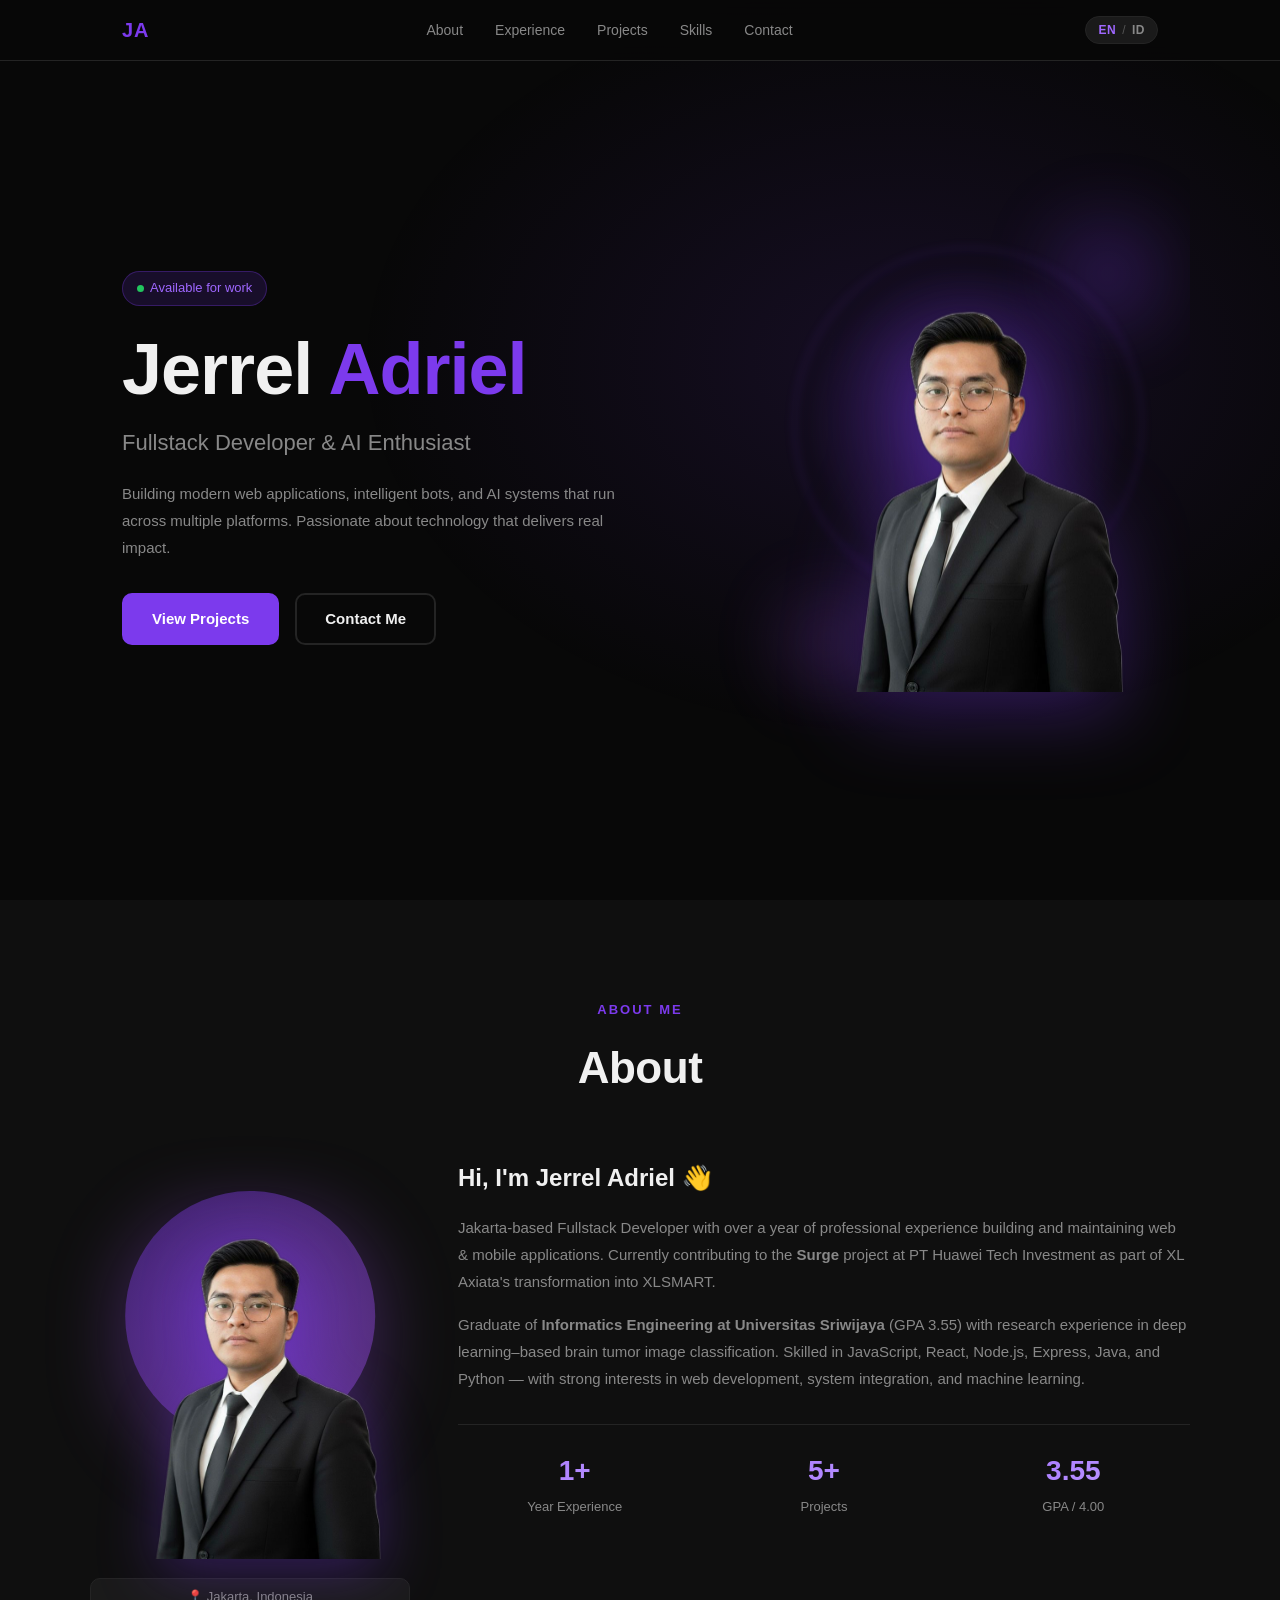
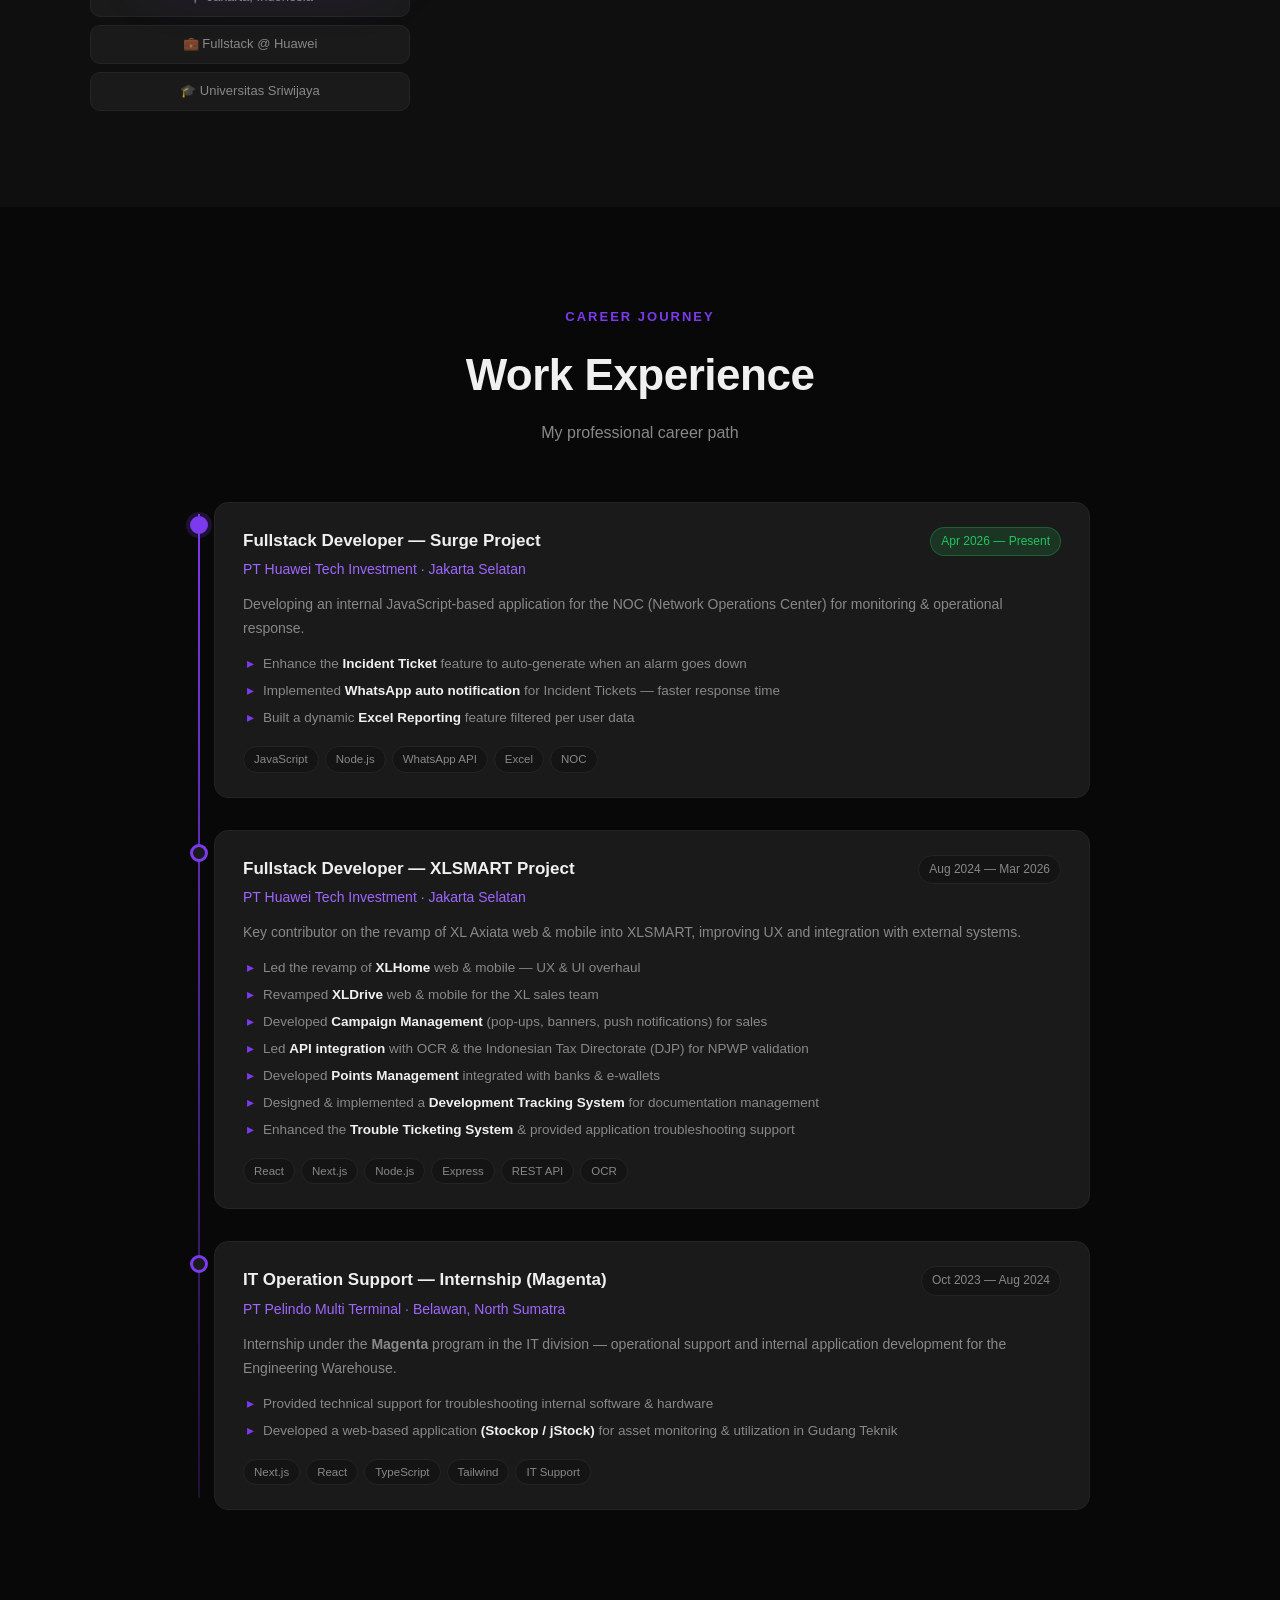
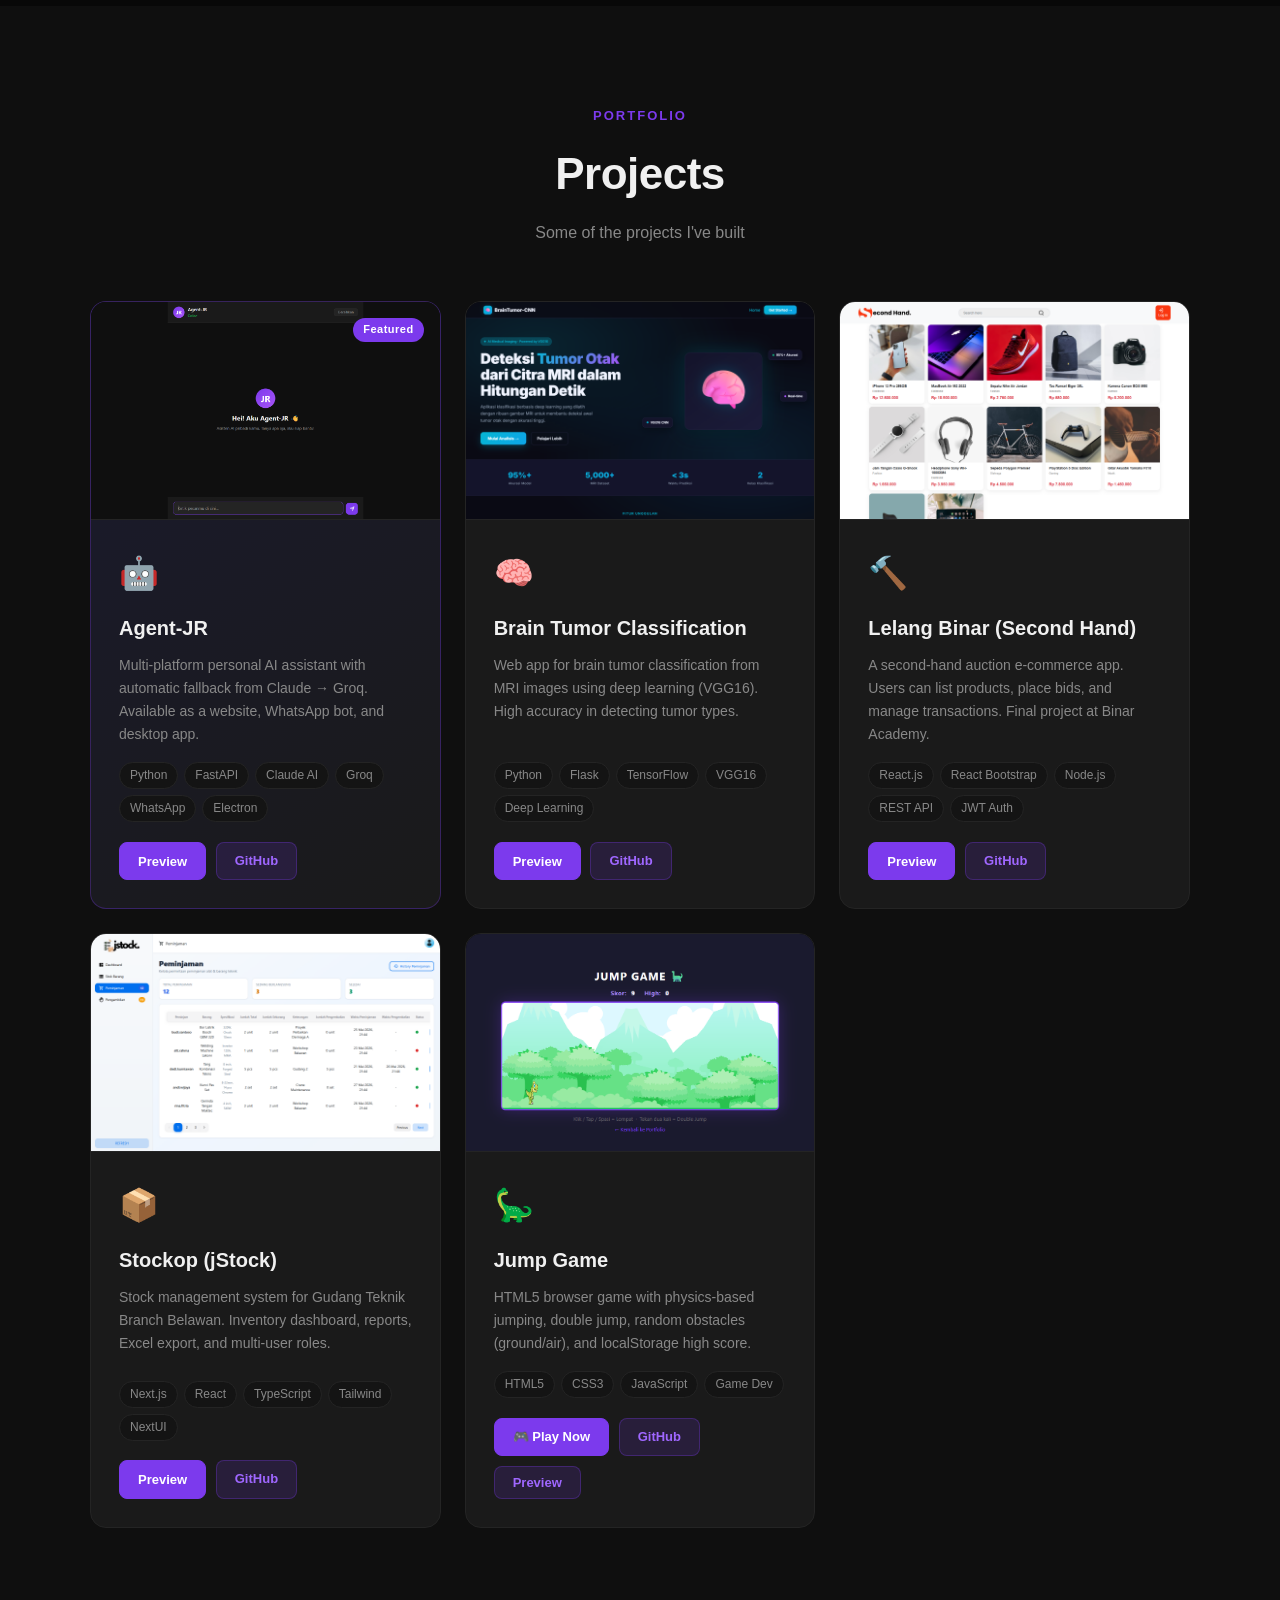
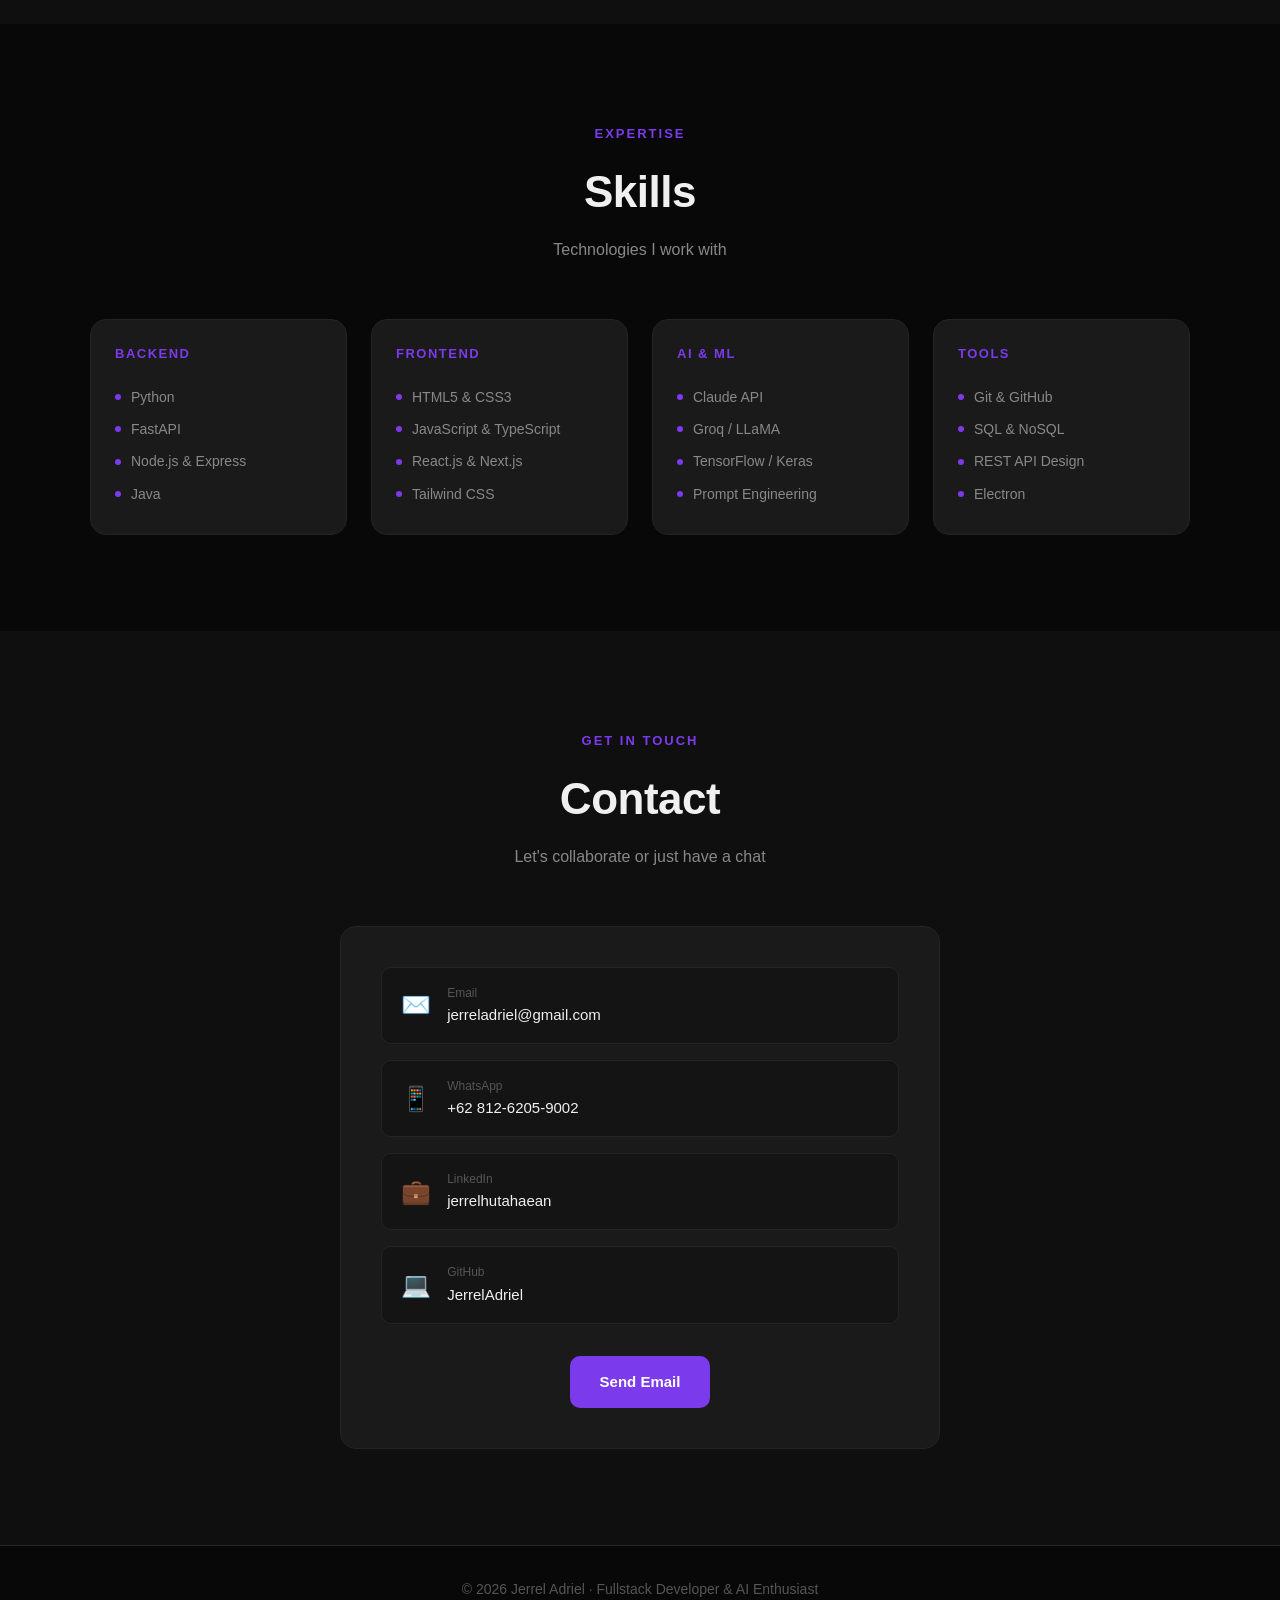
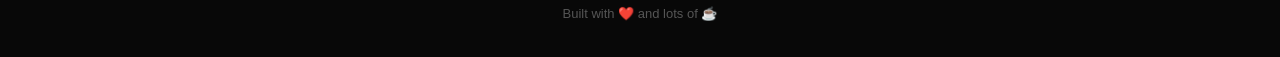
<file: index.html>
<!DOCTYPE html>
<html lang="en">
<head>
  <meta charset="UTF-8" />
  <meta name="viewport" content="width=device-width, initial-scale=1.0" />
  <title>Jerrel Adriel — Fullstack Developer & AI Enthusiast</title>
  <link rel="stylesheet" href="portfolio.css?v=3" />
</head>
<body>

  <!-- NAV -->
  <nav class="nav" id="nav">
    <div class="nav-inner">
      <span class="nav-logo">JA</span>
      <ul class="nav-links">
        <li><a href="#about-detail" data-i="nav.about">About</a></li>
        <li><a href="#experience" data-i="nav.experience">Experience</a></li>
        <li><a href="#projects" data-i="nav.projects">Projects</a></li>
        <li><a href="#skills" data-i="nav.skills">Skills</a></li>
        <li><a href="#contact" data-i="nav.contact">Contact</a></li>
      </ul>
      <button id="lang-toggle" class="lang-toggle" aria-label="Toggle language">
        <span class="lang-current">EN</span>
        <span class="lang-sep">/</span>
        <span class="lang-other">ID</span>
      </button>
    </div>
  </nav>

  <!-- HERO -->
  <section class="hero" id="about">
    <div class="hero-bg"></div>
    <div class="hero-content">
      <div class="hero-badge" data-i="hero.badge">Available for work</div>
      <h1 class="hero-name">Jerrel <span class="accent">Adriel</span></h1>
      <p class="hero-tagline" data-i="hero.tagline">Fullstack Developer & AI Enthusiast</p>
      <p class="hero-desc" data-i="hero.desc">
        Building modern web applications, intelligent bots, and AI systems that run
        across multiple platforms. Passionate about technology that delivers real impact.
      </p>
      <div class="hero-btns">
        <a href="#projects" class="btn btn-primary" data-i="hero.btnProjects">View Projects</a>
        <a href="#contact" class="btn btn-ghost" data-i="hero.btnContact">Contact Me</a>
      </div>
    </div>
    <div class="hero-visual">
      <div class="avatar-ring">
        <div class="avatar">
          <img src="assets/profile/jerrel.png" alt="Jerrel Adriel"
               onerror="this.style.display='none'; this.parentElement.textContent='JA';" />
        </div>
      </div>
      <div class="orb orb-1"></div>
      <div class="orb orb-2"></div>
    </div>
  </section>

  <!-- ABOUT -->
  <section class="section section-dark" id="about-detail">
    <div class="container">
      <div class="section-header">
        <span class="section-tag" data-i="about.tag">About Me</span>
        <h2 data-i="about.title">About</h2>
      </div>
      <div class="about-grid">
        <div class="about-photo">
          <div class="photo-frame">
            <img src="assets/profile/jerrel.png" alt="Jerrel Adriel"
                 onerror="this.style.display='none'; this.parentElement.classList.add('no-photo');" />
            <span class="photo-fallback">JA</span>
          </div>
          <div class="about-badges">
            <span class="badge-mini">📍 Jakarta, Indonesia</span>
            <span class="badge-mini" data-i="about.badge2">💼 Fullstack @ Huawei</span>
            <span class="badge-mini">🎓 Universitas Sriwijaya</span>
          </div>
        </div>
        <div class="about-text">
          <h3 data-i="about.greeting">Hi, I'm Jerrel Adriel 👋</h3>
          <p data-i="about.p1">
            Jakarta-based Fullstack Developer with over a year of professional experience
            building and maintaining web & mobile applications. Currently contributing to
            the <b>Surge</b> project at PT Huawei Tech Investment as part of XL Axiata's
            transformation into XLSMART.
          </p>
          <p data-i="about.p2">
            Graduate of <b>Informatics Engineering at Universitas Sriwijaya</b> (GPA 3.55)
            with research experience in deep learning–based brain tumor image classification.
            Skilled in JavaScript, React, Node.js, Express, Java, and Python — with strong
            interests in web development, system integration, and machine learning.
          </p>

          <div class="about-stats">
            <div class="stat-item">
              <div class="stat-num">1+</div>
              <div class="stat-label" data-i="about.stat1">Year Experience</div>
            </div>
            <div class="stat-item">
              <div class="stat-num">5+</div>
              <div class="stat-label" data-i="about.stat2">Projects</div>
            </div>
            <div class="stat-item">
              <div class="stat-num">3.55</div>
              <div class="stat-label" data-i="about.stat3">GPA / 4.00</div>
            </div>
          </div>
        </div>
      </div>
    </div>
  </section>

  <!-- EXPERIENCE -->
  <section class="section" id="experience">
    <div class="container">
      <div class="section-header">
        <span class="section-tag" data-i="exp.tag">Career Journey</span>
        <h2 data-i="exp.title">Work Experience</h2>
        <p data-i="exp.subtitle">My professional career path</p>
      </div>

      <div class="timeline">

        <!-- Surge Project (Current) -->
        <div class="timeline-item">
          <div class="timeline-dot current"></div>
          <div class="timeline-content">
            <div class="timeline-head">
              <div>
                <h4>Fullstack Developer — Surge Project</h4>
                <p class="company">PT Huawei Tech Investment · Jakarta Selatan</p>
              </div>
              <span class="period current-period" data-i="exp.surge.period">Apr 2026 — Present</span>
            </div>
            <p class="role-desc" data-i="exp.surge.desc">
              Developing an internal JavaScript-based application for the NOC
              (Network Operations Center) for monitoring & operational response.
            </p>
            <ul class="role-points" data-i-html="exp.surge.list">
              <li>Enhance the <b>Incident Ticket</b> feature to auto-generate when an alarm goes down</li>
              <li>Implemented <b>WhatsApp auto notification</b> for Incident Tickets — faster response time</li>
              <li>Built a dynamic <b>Excel Reporting</b> feature filtered per user data</li>
            </ul>
            <div class="role-tags">
              <span>JavaScript</span><span>Node.js</span><span>WhatsApp API</span><span>Excel</span><span>NOC</span>
            </div>
          </div>
        </div>

        <!-- XLSMART Project -->
        <div class="timeline-item">
          <div class="timeline-dot"></div>
          <div class="timeline-content">
            <div class="timeline-head">
              <div>
                <h4>Fullstack Developer — XLSMART Project</h4>
                <p class="company">PT Huawei Tech Investment · Jakarta Selatan</p>
              </div>
              <span class="period" data-i="exp.xlsmart.period">Aug 2024 — Mar 2026</span>
            </div>
            <p class="role-desc" data-i="exp.xlsmart.desc">
              Key contributor on the revamp of XL Axiata web & mobile into XLSMART,
              improving UX and integration with external systems.
            </p>
            <ul class="role-points" data-i-html="exp.xlsmart.list">
              <li>Led the revamp of <b>XLHome</b> web & mobile — UX & UI overhaul</li>
              <li>Revamped <b>XLDrive</b> web & mobile for the XL sales team</li>
              <li>Developed <b>Campaign Management</b> (pop-ups, banners, push notifications) for sales</li>
              <li>Led <b>API integration</b> with OCR & the Indonesian Tax Directorate (DJP) for NPWP validation</li>
              <li>Developed <b>Points Management</b> integrated with banks & e-wallets</li>
              <li>Designed & implemented a <b>Development Tracking System</b> for documentation management</li>
              <li>Enhanced the <b>Trouble Ticketing System</b> & provided application troubleshooting support</li>
            </ul>
            <div class="role-tags">
              <span>React</span><span>Next.js</span><span>Node.js</span><span>Express</span><span>REST API</span><span>OCR</span>
            </div>
          </div>
        </div>

        <!-- Pelindo Internship -->
        <div class="timeline-item">
          <div class="timeline-dot"></div>
          <div class="timeline-content">
            <div class="timeline-head">
              <div>
                <h4 data-i="exp.intern.title">IT Operation Support — Internship (Magenta)</h4>
                <p class="company">PT Pelindo Multi Terminal · Belawan, North Sumatra</p>
              </div>
              <span class="period" data-i="exp.intern.period">Oct 2023 — Aug 2024</span>
            </div>
            <p class="role-desc" data-i="exp.intern.desc">
              Internship under the <b>Magenta</b> program in the IT division — operational
              support and internal application development for the Engineering Warehouse.
            </p>
            <ul class="role-points" data-i-html="exp.intern.list">
              <li>Provided technical support for troubleshooting internal software & hardware</li>
              <li>Developed a web-based application <b>(Stockop / jStock)</b> for asset monitoring & utilization in Gudang Teknik</li>
            </ul>
            <div class="role-tags">
              <span>Next.js</span><span>React</span><span>TypeScript</span><span>Tailwind</span><span>IT Support</span>
            </div>
          </div>
        </div>

      </div>
    </div>
  </section>

  <!-- PROJECTS -->
  <section class="section section-dark" id="projects">
    <div class="container">
      <div class="section-header">
        <span class="section-tag" data-i="proj.tag">Portfolio</span>
        <h2 data-i="proj.title">Projects</h2>
        <p data-i="proj.subtitle">Some of the projects I've built</p>
      </div>

      <div class="projects-grid">

        <!-- Agent-JR -->
        <div class="project-card featured">
          <div class="project-badge" data-i="proj.featured">Featured</div>
          <div class="project-thumb" data-screenshots="agent-jr" data-title="Agent-JR">
            <img src="assets/screenshots/agent-jr/01-main.png?v=2" alt="Agent-JR preview" loading="lazy" />
            <div class="thumb-overlay"><span data-i="proj.viewPreview">🔍 View Preview</span></div>
          </div>
          <div class="project-body">
            <div class="project-icon">🤖</div>
            <h3>Agent-JR</h3>
            <p data-i="proj.agentjr.desc">Multi-platform personal AI assistant with automatic fallback from Claude → Groq.
               Available as a website, WhatsApp bot, and desktop app.</p>
            <div class="project-tags">
              <span>Python</span><span>FastAPI</span><span>Claude AI</span>
              <span>Groq</span><span>WhatsApp</span><span>Electron</span>
            </div>
            <div class="project-links">
              <button class="link-btn preview-btn" data-screenshots="agent-jr" data-title="Agent-JR" data-i="proj.preview">Preview</button>
              <a href="https://github.com/JerrelAdriel/agent-jr" class="link-btn ghost" target="_blank">GitHub</a>
            </div>
          </div>
        </div>

        <!-- Brain Tumor -->
        <div class="project-card">
          <div class="project-thumb" data-screenshots="brain-tumor" data-title="Brain Tumor Classification">
            <img src="assets/screenshots/brain-tumor/01-home.png?v=3" alt="Brain Tumor preview" loading="lazy" />
            <div class="thumb-overlay"><span data-i="proj.viewPreview">🔍 View Preview</span></div>
          </div>
          <div class="project-body">
            <div class="project-icon">🧠</div>
            <h3>Brain Tumor Classification</h3>
            <p data-i="proj.brain.desc">Web app for brain tumor classification from MRI images using
               deep learning (VGG16). High accuracy in detecting tumor types.</p>
            <div class="project-tags">
              <span>Python</span><span>Flask</span><span>TensorFlow</span>
              <span>VGG16</span><span>Deep Learning</span>
            </div>
            <div class="project-links">
              <button class="link-btn preview-btn" data-screenshots="brain-tumor" data-title="Brain Tumor Classification" data-i="proj.preview">Preview</button>
              <a href="https://github.com/JerrelAdriel/brain-tumor-classification" class="link-btn ghost" target="_blank">GitHub</a>
            </div>
          </div>
        </div>

        <!-- Lelang Binar -->
        <div class="project-card">
          <div class="project-thumb" data-screenshots="lelang" data-title="Lelang Binar (Second Hand)">
            <img src="assets/screenshots/lelang/02-produk.png?v=4" alt="Lelang Binar preview" loading="lazy" />
            <div class="thumb-overlay"><span data-i="proj.viewPreview">🔍 View Preview</span></div>
          </div>
          <div class="project-body">
            <div class="project-icon">🔨</div>
            <h3>Lelang Binar (Second Hand)</h3>
            <p data-i="proj.lelang.desc">A second-hand auction e-commerce app. Users can list products,
               place bids, and manage transactions. Final project at Binar Academy.</p>
            <div class="project-tags">
              <span>React.js</span><span>React Bootstrap</span><span>Node.js</span>
              <span>REST API</span><span>JWT Auth</span>
            </div>
            <div class="project-links">
              <button class="link-btn preview-btn" data-screenshots="lelang" data-title="Lelang Binar (Second Hand)" data-i="proj.preview">Preview</button>
              <a href="https://github.com/JerrelAdriel/lelang-binar" class="link-btn ghost" target="_blank">GitHub</a>
            </div>
          </div>
        </div>

        <!-- Stockop -->
        <div class="project-card">
          <div class="project-thumb" data-screenshots="stockop" data-title="Stockop — Gudang Teknik">
            <img src="assets/screenshots/stockop/03-peminjaman.png?v=3" alt="Stockop preview" loading="lazy" />
            <div class="thumb-overlay"><span data-i="proj.viewPreview">🔍 View Preview</span></div>
          </div>
          <div class="project-body">
            <div class="project-icon">📦</div>
            <h3>Stockop (jStock)</h3>
            <p data-i="proj.stockop.desc">Stock management system for Gudang Teknik Branch Belawan. Inventory
               dashboard, reports, Excel export, and multi-user roles.</p>
            <div class="project-tags">
              <span>Next.js</span><span>React</span><span>TypeScript</span>
              <span>Tailwind</span><span>NextUI</span>
            </div>
            <div class="project-links">
              <button class="link-btn preview-btn" data-screenshots="stockop" data-title="Stockop — Gudang Teknik" data-i="proj.preview">Preview</button>
              <a href="https://github.com/JerrelAdriel/jstockop-teknik" class="link-btn ghost" target="_blank">GitHub</a>
            </div>
          </div>
        </div>

        <!-- Jump Game -->
        <div class="project-card">
          <div class="project-thumb" data-screenshots="jump-game" data-title="Jump Game">
            <img src="assets/screenshots/jump-game/02-gameplay.png" alt="Jump Game preview" loading="lazy" />
            <div class="thumb-overlay"><span data-i="proj.viewPreview">🔍 View Preview</span></div>
          </div>
          <div class="project-body">
            <div class="project-icon">🦕</div>
            <h3>Jump Game</h3>
            <p data-i="proj.game.desc">HTML5 browser game with physics-based jumping, double jump,
               random obstacles (ground/air), and localStorage high score.</p>
            <div class="project-tags">
              <span>HTML5</span><span>CSS3</span><span>JavaScript</span><span>Game Dev</span>
            </div>
            <div class="project-links">
              <a href="jump-game.html" class="link-btn" target="_blank" data-i="proj.playNow">🎮 Play Now</a>
              <a href="https://github.com/JerrelAdriel/JerrelAdriel.github.io/blob/main/script.js" class="link-btn ghost" target="_blank">GitHub</a>
              <button class="link-btn ghost preview-btn" data-screenshots="jump-game" data-title="Jump Game" data-i="proj.preview">Preview</button>
            </div>
          </div>
        </div>

      </div>

      <!-- LIGHTBOX MODAL -->
      <div id="lightbox" class="lightbox hidden" role="dialog" aria-modal="true">
        <button class="lb-close" aria-label="Close">×</button>
        <button class="lb-prev" aria-label="Previous">‹</button>
        <button class="lb-next" aria-label="Next">›</button>
        <div class="lb-content">
          <h3 class="lb-title"></h3>
          <img class="lb-img" alt="" />
          <div class="lb-counter"></div>
        </div>
      </div>
    </div>
  </section>

  <!-- SKILLS -->
  <section class="section" id="skills">
    <div class="container">
      <div class="section-header">
        <span class="section-tag" data-i="skills.tag">Expertise</span>
        <h2 data-i="skills.title">Skills</h2>
        <p data-i="skills.subtitle">Technologies I work with</p>
      </div>
      <div class="skills-grid">
        <div class="skill-group">
          <h4>Backend</h4>
          <div class="skill-list">
            <div class="skill-item"><span class="skill-dot"></span>Python</div>
            <div class="skill-item"><span class="skill-dot"></span>FastAPI</div>
            <div class="skill-item"><span class="skill-dot"></span>Node.js & Express</div>
            <div class="skill-item"><span class="skill-dot"></span>Java</div>
          </div>
        </div>
        <div class="skill-group">
          <h4>Frontend</h4>
          <div class="skill-list">
            <div class="skill-item"><span class="skill-dot"></span>HTML5 & CSS3</div>
            <div class="skill-item"><span class="skill-dot"></span>JavaScript & TypeScript</div>
            <div class="skill-item"><span class="skill-dot"></span>React.js & Next.js</div>
            <div class="skill-item"><span class="skill-dot"></span>Tailwind CSS</div>
          </div>
        </div>
        <div class="skill-group">
          <h4>AI & ML</h4>
          <div class="skill-list">
            <div class="skill-item"><span class="skill-dot"></span>Claude API</div>
            <div class="skill-item"><span class="skill-dot"></span>Groq / LLaMA</div>
            <div class="skill-item"><span class="skill-dot"></span>TensorFlow / Keras</div>
            <div class="skill-item"><span class="skill-dot"></span>Prompt Engineering</div>
          </div>
        </div>
        <div class="skill-group">
          <h4>Tools</h4>
          <div class="skill-list">
            <div class="skill-item"><span class="skill-dot"></span>Git & GitHub</div>
            <div class="skill-item"><span class="skill-dot"></span>SQL & NoSQL</div>
            <div class="skill-item"><span class="skill-dot"></span>REST API Design</div>
            <div class="skill-item"><span class="skill-dot"></span>Electron</div>
          </div>
        </div>
      </div>
    </div>
  </section>

  <!-- CONTACT -->
  <section class="section section-dark" id="contact">
    <div class="container">
      <div class="section-header">
        <span class="section-tag" data-i="contact.tag">Get in Touch</span>
        <h2 data-i="contact.title">Contact</h2>
        <p data-i="contact.subtitle">Let's collaborate or just have a chat</p>
      </div>
      <div class="contact-card">
        <div class="contact-info">
          <a href="mailto:jerreladriel@gmail.com" class="contact-item">
            <div class="contact-icon">✉️</div>
            <div>
              <div class="contact-label">Email</div>
              <div class="contact-value">jerreladriel@gmail.com</div>
            </div>
          </a>
          <a href="https://wa.me/6281262059002" class="contact-item" target="_blank">
            <div class="contact-icon">📱</div>
            <div>
              <div class="contact-label">WhatsApp</div>
              <div class="contact-value">+62 812-6205-9002</div>
            </div>
          </a>
          <a href="https://www.linkedin.com/in/jerrelhutahaean" class="contact-item" target="_blank">
            <div class="contact-icon">💼</div>
            <div>
              <div class="contact-label">LinkedIn</div>
              <div class="contact-value">jerrelhutahaean</div>
            </div>
          </a>
          <a href="https://github.com/JerrelAdriel" class="contact-item" target="_blank">
            <div class="contact-icon">💻</div>
            <div>
              <div class="contact-label">GitHub</div>
              <div class="contact-value">JerrelAdriel</div>
            </div>
          </a>
        </div>
        <a href="mailto:jerreladriel@gmail.com" class="btn btn-primary" data-i="contact.btn">Send Email</a>
      </div>
    </div>
  </section>

  <!-- FOOTER -->
  <footer class="footer">
    <p data-i="footer.text">© 2026 Jerrel Adriel · Fullstack Developer & AI Enthusiast</p>
    <p class="footer-sub" data-i="footer.sub">Built with ❤️ and lots of ☕</p>
  </footer>

  <script src="i18n.js?v=1"></script>
  <script src="portfolio.js?v=3"></script>
</body>
</html>
</file>
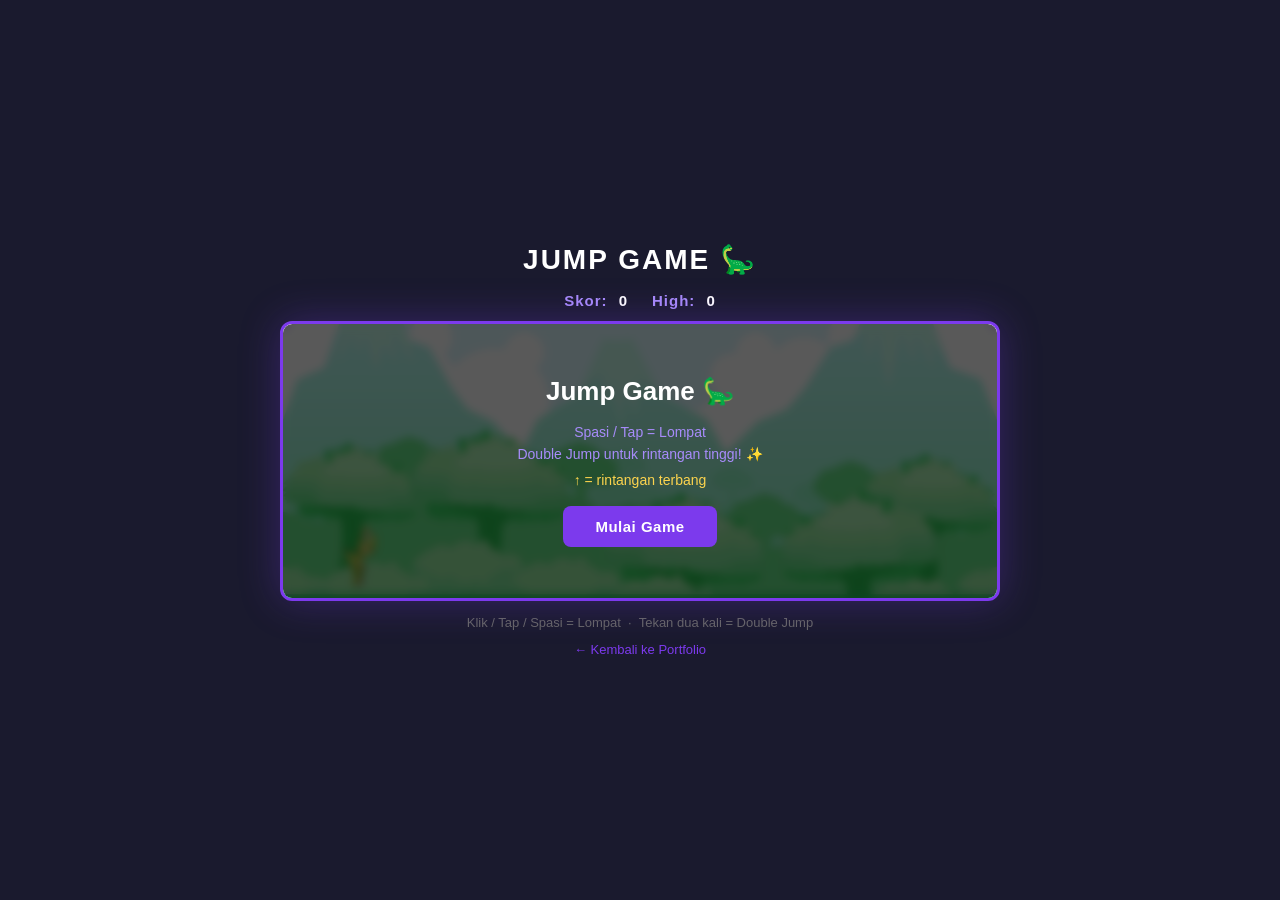
<file: jump-game.html>
<!DOCTYPE html>
<html lang="id">
<head>
  <meta charset="UTF-8" />
  <meta name="viewport" content="width=device-width, initial-scale=1.0, user-scalable=no" />
  <title>Jump Game — Jerrel Adriel</title>
  <link rel="stylesheet" href="style.css" />
</head>
<body>
  <audio id="sound" src="assets/Neverland.mp3" loop></audio>
  <div class="container">
    <h3>Jump Game 🦕</h3>

    <div class="info-bar">
      <span>Skor: <b id="score-val">0</b></span>
      <span>High: <b id="high-val">0</b></span>
    </div>

    <div id="game">
      <div id="karakter"></div>

      <div id="overlay">
        <h2 id="overlay-title">Jump Game 🦕</h2>
        <div id="overlay-info" class="info">
          <div>Spasi / Tap = Lompat</div>
          <div>Double Jump untuk rintangan tinggi! ✨</div>
          <div style="color:#fcd34d; margin-top:4px;">↑ = rintangan terbang</div>
        </div>
        <button id="start-btn">Mulai Game</button>
      </div>
    </div>

    <p class="hint">
      Klik / Tap / Spasi = Lompat &nbsp;·&nbsp; Tekan dua kali = Double Jump
    </p>
    <a href="index.html" class="back-link">← Kembali ke Portfolio</a>
  </div>
  <script src="script.js"></script>
</body>
</html>
</file>
<file: portfolio.css>
*, *::before, *::after { margin: 0; padding: 0; box-sizing: border-box; }

:root {
  --bg: #080808;
  --bg2: #0f0f0f;
  --bg3: #141414;
  --surface: #1a1a1a;
  --border: #242424;
  --purple: #7c3aed;
  --purple-light: #9f67ff;
  --purple-dim: rgba(124, 58, 237, 0.15);
  --text: #f0f0f0;
  --text-muted: #888;
  --text-dim: #555;
  --radius: 16px;
}

html { scroll-behavior: smooth; }

body {
  background: var(--bg);
  color: var(--text);
  font-family: -apple-system, BlinkMacSystemFont, 'Segoe UI', sans-serif;
  line-height: 1.6;
  overflow-x: hidden;
}

/* ── NAV ─────────────────────────────────── */
.nav {
  position: fixed; top: 0; left: 0; right: 0; z-index: 100;
  background: rgba(8, 8, 8, 0.85);
  backdrop-filter: blur(12px);
  border-bottom: 1px solid var(--border);
  transition: background 0.3s;
}
.nav-inner {
  max-width: 1100px; margin: 0 auto;
  padding: 0 2rem; height: 60px;
  display: flex; align-items: center; justify-content: space-between;
}
.nav-logo {
  font-size: 20px; font-weight: 800;
  color: var(--purple); letter-spacing: 1px;
}
.nav-links { display: flex; gap: 2rem; list-style: none; }
.nav-links a {
  color: var(--text-muted); text-decoration: none;
  font-size: 14px; transition: color 0.2s;
}
.nav-links a:hover { color: var(--text); }

/* Language toggle */
.lang-toggle {
  display: inline-flex;
  align-items: center;
  gap: 6px;
  background: var(--surface);
  border: 1px solid var(--border);
  padding: 6px 12px;
  border-radius: 100px;
  font-size: 12px;
  font-weight: 700;
  font-family: inherit;
  cursor: pointer;
  margin-left: 1rem;
  transition: border-color 0.2s, transform 0.1s;
  letter-spacing: 0.5px;
}
.lang-toggle:hover {
  border-color: var(--purple);
}
.lang-toggle:active {
  transform: scale(0.95);
}
.lang-toggle .lang-current {
  color: var(--purple-light);
}
.lang-toggle .lang-sep {
  color: var(--text-dim);
  font-weight: 400;
}
.lang-toggle .lang-other {
  color: var(--text-muted);
}

@media (max-width: 600px) {
  .lang-toggle { padding: 5px 10px; font-size: 11px; margin-left: 0.5rem; }
  .nav-links { gap: 0.8rem; }
}

/* ── HERO ────────────────────────────────── */
.hero {
  min-height: 100vh;
  display: flex; align-items: center;
  padding: 80px 2rem 4rem;
  position: relative; overflow: hidden;
  max-width: 1100px; margin: 0 auto; gap: 4rem;
}
.hero-bg {
  position: fixed; inset: 0; z-index: -1;
  background: radial-gradient(ellipse 60% 60% at 70% 40%, rgba(124,58,237,0.12) 0%, transparent 70%);
}
.hero-content { flex: 1; }
.hero-badge {
  display: inline-flex; align-items: center; gap: 6px;
  background: var(--purple-dim); border: 1px solid rgba(124,58,237,0.3);
  color: var(--purple-light); padding: 6px 14px;
  border-radius: 100px; font-size: 13px; margin-bottom: 1.5rem;
}
.hero-badge::before {
  content: ''; width: 7px; height: 7px; border-radius: 50%;
  background: #22c55e; animation: pulse 2s infinite;
}
@keyframes pulse { 0%,100%{opacity:1} 50%{opacity:0.4} }

.hero-name {
  font-size: clamp(40px, 6vw, 72px);
  font-weight: 800; line-height: 1.1; margin-bottom: 1rem;
  letter-spacing: -1px;
}
.accent { color: var(--purple); }
.hero-tagline {
  font-size: clamp(16px, 2vw, 22px);
  color: var(--text-muted); margin-bottom: 1.2rem;
}
.hero-desc {
  font-size: 15px; color: var(--text-muted);
  max-width: 500px; margin-bottom: 2rem; line-height: 1.8;
}
.hero-btns { display: flex; gap: 1rem; flex-wrap: wrap; }

/* Buttons */
.btn {
  padding: 12px 28px; border-radius: 10px;
  font-size: 15px; font-weight: 600;
  text-decoration: none; cursor: pointer;
  transition: all 0.2s; display: inline-block;
}
.btn-primary {
  background: var(--purple); color: #fff;
  border: 2px solid var(--purple);
}
.btn-primary:hover { background: var(--purple-light); border-color: var(--purple-light); transform: translateY(-2px); }
.btn-ghost {
  background: transparent; color: var(--text);
  border: 2px solid var(--border);
}
.btn-ghost:hover { border-color: var(--purple); color: var(--purple); transform: translateY(-2px); }

/* Hero visual — foto transparent */
.hero-visual {
  flex-shrink: 0;
  position: relative;
  width: clamp(260px, 32vw, 380px);
}
@keyframes spin { to { transform: rotate(360deg); } }

/* Container avatar + blur ring */
.avatar {
  position: relative;
  display: block;
  width: 100%;
  z-index: 1;
  font-size: 0; /* nullify any fallback text size */
}

/* Blur circle di belakang foto (square aspect via padding) */
.avatar::before {
  content: '';
  position: absolute;
  width: 92%;
  padding-bottom: 92%; /* bikin square */
  top: 5%;
  left: 50%;
  transform: translateX(-50%);
  background: radial-gradient(circle at 50% 50%, rgba(124,58,237,0.4), transparent 65%);
  filter: blur(4px);
  border-radius: 50%;
  border: 2px solid rgba(124,58,237,0.2);
  z-index: 0;
  pointer-events: none;
}

.avatar img {
  position: relative;
  display: block;
  width: 100%;
  height: auto;
  object-fit: contain;
  filter: drop-shadow(0 20px 40px rgba(124,58,237,0.35));
  z-index: 1;
}

/* Fallback text when img errors out */
.avatar:not(:has(img)) {
  font-size: 96px;
  font-weight: 800;
  color: #fff;
  text-align: center;
  padding: 60px 0;
}

/* Hilangkan avatar-ring lama (sekarang pakai pseudo) */
.avatar-ring { display: contents; }
.orb {
  position: absolute; border-radius: 50%;
  filter: blur(40px); opacity: 0.3; pointer-events: none;
}
.orb-1 { width: 100px; height: 100px; background: var(--purple); top: 0; right: 0; }
.orb-2 { width: 80px; height: 80px; background: #a855f7; bottom: 10px; left: 10px; }

/* ── SECTIONS ────────────────────────────── */
.section { padding: 6rem 2rem; }
.section-dark { background: var(--bg2); }
.container { max-width: 1100px; margin: 0 auto; }
.section-header { text-align: center; margin-bottom: 3.5rem; }
.section-tag {
  display: inline-block;
  color: var(--purple); font-size: 13px; font-weight: 600;
  letter-spacing: 2px; text-transform: uppercase; margin-bottom: 12px;
}
.section-header h2 {
  font-size: clamp(28px, 4vw, 44px);
  font-weight: 800; margin-bottom: 10px; letter-spacing: -0.5px;
}
.section-header p { color: var(--text-muted); font-size: 16px; }

/* ── TIMELINE / WORK EXPERIENCE ──────────── */
.timeline {
  position: relative;
  max-width: 900px;
  margin: 0 auto;
  padding-left: 24px;
}
.timeline::before {
  content: '';
  position: absolute;
  left: 8px;
  top: 12px;
  bottom: 12px;
  width: 2px;
  background: linear-gradient(180deg, var(--purple), rgba(124,58,237,0.2));
}

.timeline-item {
  position: relative;
  margin-bottom: 2rem;
}
.timeline-item:last-child { margin-bottom: 0; }

.timeline-dot {
  position: absolute;
  left: -24px;
  top: 14px;
  width: 18px;
  height: 18px;
  border-radius: 50%;
  background: var(--surface);
  border: 3px solid var(--purple);
  z-index: 1;
}
.timeline-dot.current {
  background: var(--purple);
  box-shadow: 0 0 0 4px rgba(124,58,237,0.2);
  animation: pulse-dot 2s infinite;
}
@keyframes pulse-dot {
  0%, 100% { box-shadow: 0 0 0 4px rgba(124,58,237,0.2); }
  50% { box-shadow: 0 0 0 8px rgba(124,58,237,0.05); }
}

.timeline-content {
  background: var(--surface);
  border: 1px solid var(--border);
  border-radius: 14px;
  padding: 1.5rem 1.75rem;
  transition: border-color 0.2s;
}
.timeline-content:hover {
  border-color: rgba(124,58,237,0.4);
}

.timeline-head {
  display: flex;
  align-items: flex-start;
  justify-content: space-between;
  gap: 1rem;
  margin-bottom: 0.8rem;
  flex-wrap: wrap;
}
.timeline-head h4 {
  font-size: 17px;
  font-weight: 700;
  color: var(--text);
  margin-bottom: 4px;
}
.timeline-head .company {
  color: var(--purple-light);
  font-size: 14px;
  font-weight: 500;
  margin: 0;
}
.period {
  background: var(--bg3);
  border: 1px solid var(--border);
  color: var(--text-muted);
  font-size: 12px;
  padding: 4px 10px;
  border-radius: 100px;
  white-space: nowrap;
  flex-shrink: 0;
}
.current-period {
  background: rgba(34,197,94,0.15);
  color: #22c55e;
  border-color: rgba(34,197,94,0.3);
}

.role-desc {
  color: var(--text-muted);
  font-size: 14px;
  line-height: 1.7;
  margin-bottom: 0.8rem;
}
.role-points {
  list-style: none;
  padding: 0;
  margin: 0 0 1rem 0;
}
.role-points li {
  position: relative;
  padding-left: 20px;
  font-size: 13.5px;
  line-height: 1.7;
  color: var(--text-muted);
  margin-bottom: 4px;
}
.role-points li::before {
  content: '▸';
  position: absolute;
  left: 4px;
  color: var(--purple);
}
.role-points li b { color: var(--text); }

.role-tags {
  display: flex;
  flex-wrap: wrap;
  gap: 6px;
  margin-top: 1rem;
}
.role-tags span {
  background: var(--bg3);
  border: 1px solid var(--border);
  color: var(--text-muted);
  font-size: 11.5px;
  padding: 3px 10px;
  border-radius: 100px;
}

@media (max-width: 600px) {
  .timeline-head { flex-direction: column; }
  .period { align-self: flex-start; }
}

/* ── PROJECTS ────────────────────────────── */
.projects-grid {
  display: grid;
  grid-template-columns: repeat(auto-fit, minmax(340px, 1fr));
  gap: 1.5rem;
}
.project-card {
  background: var(--surface);
  border: 1px solid var(--border);
  border-radius: var(--radius);
  position: relative;
  overflow: hidden;
  transition: transform 0.2s, border-color 0.2s, box-shadow 0.2s;
  display: flex;
  flex-direction: column;
}
.project-card:hover {
  transform: translateY(-4px);
  border-color: rgba(124,58,237,0.4);
  box-shadow: 0 12px 40px rgba(124,58,237,0.15);
}
.project-card.featured {
  border-color: rgba(124,58,237,0.3);
  background: linear-gradient(145deg, #1a1a2e, var(--surface));
}

/* Project thumbnail */
.project-thumb {
  position: relative;
  width: 100%;
  aspect-ratio: 16 / 10;
  overflow: hidden;
  cursor: pointer;
  background: #0f0f0f;
  border-bottom: 1px solid var(--border);
}
.project-thumb img {
  width: 100%;
  height: 100%;
  object-fit: cover;
  object-position: top center;
  transition: transform 0.4s;
}
.project-thumb:hover img {
  transform: scale(1.05);
}
.thumb-overlay {
  position: absolute;
  inset: 0;
  background: rgba(0,0,0,0.55);
  display: flex;
  align-items: center;
  justify-content: center;
  opacity: 0;
  transition: opacity 0.2s;
}
.thumb-overlay span {
  background: var(--purple);
  color: #fff;
  padding: 8px 18px;
  border-radius: 100px;
  font-size: 13px;
  font-weight: 600;
}
.project-thumb:hover .thumb-overlay { opacity: 1; }

.project-body { padding: 1.75rem; flex: 1; display: flex; flex-direction: column; }

.project-badge {
  position: absolute; top: 1rem; right: 1rem;
  background: var(--purple); color: #fff;
  font-size: 11px; font-weight: 700;
  padding: 3px 10px; border-radius: 100px;
  letter-spacing: 0.5px;
  z-index: 5;
}
.project-icon { font-size: 32px; margin-bottom: 0.8rem; }
.project-card h3 {
  font-size: 20px; font-weight: 700; margin-bottom: 0.6rem;
}
.project-card p {
  color: var(--text-muted); font-size: 14px;
  line-height: 1.65; margin-bottom: 1rem;
  flex: 1;
}
.project-tags { display: flex; flex-wrap: wrap; gap: 6px; margin-bottom: 1.2rem; }
.project-tags span {
  background: var(--bg3); border: 1px solid var(--border);
  color: var(--text-muted); font-size: 12px;
  padding: 3px 10px; border-radius: 100px;
}
.project-links { display: flex; gap: 0.6rem; flex-wrap: wrap; }
.link-btn {
  padding: 8px 18px; border-radius: 8px;
  font-size: 13px; font-weight: 600;
  text-decoration: none; transition: all 0.2s;
  background: var(--purple); color: #fff;
  border: 1px solid var(--purple);
  cursor: pointer;
  font-family: inherit;
}
.link-btn:hover { background: var(--purple-light); border-color: var(--purple-light); }
.link-btn.ghost {
  background: var(--purple-dim); color: var(--purple-light);
  border-color: rgba(124,58,237,0.3);
}
.link-btn.ghost:hover { background: var(--purple); color: #fff; }

/* ── LIGHTBOX ─────────────────────────────── */
.lightbox {
  position: fixed;
  inset: 0;
  background: rgba(0,0,0,0.9);
  z-index: 1000;
  display: flex;
  align-items: center;
  justify-content: center;
  animation: lbFade 0.2s ease;
}
.lightbox.hidden { display: none; }

@keyframes lbFade {
  from { opacity: 0; }
  to { opacity: 1; }
}

.lb-content {
  max-width: 90vw;
  max-height: 90vh;
  display: flex;
  flex-direction: column;
  align-items: center;
  gap: 12px;
}
.lb-title {
  color: #fff;
  font-size: 18px;
  font-weight: 600;
}
.lb-img {
  max-width: 100%;
  max-height: 75vh;
  border-radius: 8px;
  box-shadow: 0 20px 60px rgba(124,58,237,0.3);
  border: 1px solid rgba(124,58,237,0.3);
}
.lb-counter {
  color: var(--text-muted);
  font-size: 13px;
}

.lb-close, .lb-prev, .lb-next {
  position: fixed;
  background: rgba(255,255,255,0.1);
  border: 1px solid rgba(255,255,255,0.2);
  color: #fff;
  width: 44px; height: 44px;
  border-radius: 50%;
  font-size: 24px;
  cursor: pointer;
  display: flex;
  align-items: center;
  justify-content: center;
  transition: background 0.2s;
}
.lb-close:hover, .lb-prev:hover, .lb-next:hover {
  background: var(--purple);
}
.lb-close { top: 20px; right: 20px; font-size: 28px; }
.lb-prev { left: 20px; top: 50%; transform: translateY(-50%); }
.lb-next { right: 20px; top: 50%; transform: translateY(-50%); }

@media (max-width: 600px) {
  .lb-close { top: 12px; right: 12px; width: 36px; height: 36px; font-size: 22px; }
  .lb-prev { left: 8px; }
  .lb-next { right: 8px; }
  .lb-prev, .lb-next { width: 36px; height: 36px; font-size: 20px; }
}

/* ── ABOUT (detailed) ────────────────────── */
.about-grid {
  display: grid;
  grid-template-columns: 320px 1fr;
  gap: 3rem;
  align-items: start;
}
@media (max-width: 768px) {
  .about-grid { grid-template-columns: 1fr; gap: 2rem; }
  .about-photo { margin: 0 auto; max-width: 280px; }
}

.photo-frame {
  position: relative;
  width: 100%;
  aspect-ratio: 1 / 1.25;
  display: flex;
  align-items: flex-end;
  justify-content: center;
  overflow: visible;
}
/* Blob ungu lembut di belakang foto - centered */
.photo-frame::before {
  content: '';
  position: absolute;
  width: 95%;
  height: 80%;
  top: 8%;
  left: 50%;
  transform: translateX(-50%);
  background: radial-gradient(circle at 50% 45%, rgba(124,58,237,0.55), rgba(168,85,247,0.2) 50%, transparent 75%);
  filter: blur(28px);
  z-index: 0;
}
/* Circle solid sebagai spotlight - centered di belakang upper body */
.photo-frame::after {
  content: '';
  position: absolute;
  width: 78%;
  height: 0;
  padding-bottom: 78%;
  top: 8%;
  left: 50%;
  transform: translateX(-50%);
  background: linear-gradient(135deg, var(--purple), #a855f7);
  border-radius: 50%;
  opacity: 0.4;
  z-index: 0;
}
.photo-frame img {
  position: relative;
  width: 100%;
  max-height: 100%;
  object-fit: contain;
  object-position: bottom center;
  z-index: 2;
  filter: drop-shadow(0 12px 30px rgba(124,58,237,0.35));
}
.photo-frame .photo-fallback {
  position: absolute;
  inset: 0;
  display: none;
  align-items: center;
  justify-content: center;
  font-size: 96px;
  font-weight: 900;
  color: #fff;
  letter-spacing: -4px;
  background: linear-gradient(135deg, var(--purple), #a855f7);
  border-radius: 20px;
  z-index: 3;
}
.photo-frame.no-photo .photo-fallback {
  display: flex;
}

.about-badges {
  margin-top: 1.2rem;
  display: flex;
  flex-direction: column;
  gap: 8px;
}
.badge-mini {
  background: var(--surface);
  border: 1px solid var(--border);
  padding: 8px 14px;
  border-radius: 10px;
  font-size: 13px;
  color: var(--text-muted);
  text-align: center;
}

.about-text h3 {
  font-size: 24px;
  font-weight: 700;
  margin-bottom: 1rem;
}
.about-text p {
  color: var(--text-muted);
  font-size: 15px;
  line-height: 1.8;
  margin-bottom: 1rem;
}

.about-stats {
  display: grid;
  grid-template-columns: repeat(3, 1fr);
  gap: 1rem;
  margin-top: 2rem;
  padding-top: 1.5rem;
  border-top: 1px solid var(--border);
}
.stat-item { text-align: center; }
.stat-item .stat-num {
  font-size: 28px;
  font-weight: 800;
  color: var(--purple);
  background: linear-gradient(135deg, var(--purple-light), #c4a8ff);
  -webkit-background-clip: text;
  -webkit-text-fill-color: transparent;
  background-clip: text;
}
.stat-item .stat-label {
  color: var(--text-muted);
  font-size: 13px;
  margin-top: 4px;
}

/* ── SKILLS ──────────────────────────────── */
.skills-grid {
  display: grid;
  grid-template-columns: repeat(auto-fit, minmax(220px, 1fr));
  gap: 1.5rem;
}
.skill-group {
  background: var(--surface);
  border: 1px solid var(--border);
  border-radius: var(--radius);
  padding: 1.5rem;
  transition: border-color 0.2s;
}
.skill-group:hover { border-color: rgba(124,58,237,0.4); }
.skill-group h4 {
  font-size: 13px; font-weight: 700; letter-spacing: 1.5px;
  text-transform: uppercase; color: var(--purple);
  margin-bottom: 1rem;
}
.skill-item {
  display: flex; align-items: center; gap: 10px;
  font-size: 14px; color: var(--text-muted);
  padding: 5px 0;
}
.skill-dot {
  width: 6px; height: 6px; border-radius: 50%;
  background: var(--purple); flex-shrink: 0;
}

/* ── CONTACT ─────────────────────────────── */
.contact-card {
  max-width: 600px; margin: 0 auto;
  background: var(--surface);
  border: 1px solid var(--border);
  border-radius: var(--radius);
  padding: 2.5rem;
  text-align: center;
}
.contact-info { display: flex; flex-direction: column; gap: 1rem; margin-bottom: 2rem; }
.contact-item {
  display: flex; align-items: center; gap: 1rem;
  padding: 1rem 1.2rem; border-radius: 10px;
  background: var(--bg3); border: 1px solid var(--border);
  text-decoration: none; transition: border-color 0.2s;
  text-align: left;
}
.contact-item:hover { border-color: var(--purple); }
.contact-icon { font-size: 24px; }
.contact-label { font-size: 12px; color: var(--text-dim); }
.contact-value { font-size: 15px; color: var(--text); font-weight: 500; }

/* ── FOOTER ──────────────────────────────── */
.footer {
  text-align: center; padding: 2rem;
  border-top: 1px solid var(--border);
  color: var(--text-dim); font-size: 14px;
}
.footer-sub { margin-top: 4px; font-size: 13px; }

/* ── ANIMATIONS ──────────────────────────── */
.fade-in { opacity: 0; transform: translateY(24px); transition: opacity 0.6s, transform 0.6s; }
.fade-in.visible { opacity: 1; transform: none; }

/* ── RESPONSIVE ──────────────────────────── */
@media (max-width: 768px) {
  .hero { flex-direction: column; text-align: center; padding-top: 100px; }
  .hero-desc { margin: 0 auto 2rem; }
  .hero-btns { justify-content: center; }
  .hero-visual { width: clamp(220px, 60vw, 320px); }
  .nav-links { gap: 1rem; }
}
</file>
<file: style.css>
* { margin: 0; padding: 0; box-sizing: border-box; }

body {
  background: #1a1a2e;
  display: flex;
  flex-direction: column;
  align-items: center;
  justify-content: center;
  min-height: 100vh;
  font-family: 'Segoe UI', sans-serif;
  user-select: none;
  -webkit-user-select: none;
}

h3 {
  color: #fff;
  font-size: clamp(18px, 4vw, 28px);
  margin-bottom: 16px;
  letter-spacing: 2px;
  text-transform: uppercase;
}

.container {
  display: flex;
  flex-direction: column;
  align-items: center;
  width: 100%;
  padding: 20px;
}

/* Score & info bar */
.info-bar {
  display: flex;
  gap: 24px;
  margin-bottom: 12px;
  color: #a78bfa;
  font-size: 15px;
  font-weight: 700;
  letter-spacing: 1px;
}
.info-bar span b { color: #fff; margin-left: 6px; }

/* Game area */
#game {
  position: relative;
  width: min(720px, 95vw);
  height: min(280px, 42vw);
  min-height: 200px;
  background: url(assets/BG.png) center/cover no-repeat;
  border: 3px solid #7c3aed;
  border-radius: 12px;
  overflow: hidden;
  box-shadow: 0 0 40px rgba(124, 58, 237, 0.3);
  touch-action: manipulation;
}

/* Ground line */
#game::after {
  content: '';
  position: absolute;
  bottom: 0; left: 0; right: 0;
  height: 4px;
  background: #22c55e;
  z-index: 1;
}

/* Character — only animates background sprite (jalan) */
#karakter {
  position: absolute;
  width: 50px;
  height: 80px;
  background: url(assets/karakter.png) 0 0 no-repeat;
  background-size: auto 100%;
  left: 60px;
  bottom: 4px;
  z-index: 3;
  will-change: transform;
}

#karakter.animasiJalan {
  animation: jalan 0.5s steps(8) infinite;
}

@keyframes jalan {
  from { background-position: 0 0; }
  to   { background-position: -400px 0; }
}

/* Obstacle base */
.rintangan {
  position: absolute;
  background-repeat: no-repeat;
  background-position: center;
  background-size: contain;
  z-index: 2;
  will-change: transform;
}

/* Ground obstacle (crate) */
.rintangan.ground {
  width: 55px;
  height: 55px;
  background-image: url(assets/Crate.png);
  bottom: 4px;
}

/* Air obstacle (flying box) - higher position */
.rintangan.air {
  width: 50px;
  height: 50px;
  background-image: url(assets/Crate.png);
  bottom: 80px;
  filter: drop-shadow(0 0 8px rgba(252, 211, 77, 0.8));
}

/* Air obstacle indicator */
.rintangan.air::before {
  content: '↑';
  position: absolute;
  top: -22px;
  left: 50%;
  transform: translateX(-50%);
  color: #fcd34d;
  font-size: 18px;
  font-weight: bold;
  animation: bob 1s ease-in-out infinite;
}

@keyframes bob {
  0%,100% { transform: translateX(-50%) translateY(0); }
  50% { transform: translateX(-50%) translateY(-4px); }
}

/* Overlay (start / game over) */
#overlay {
  position: absolute;
  inset: 0;
  display: flex;
  flex-direction: column;
  align-items: center;
  justify-content: center;
  background: rgba(0,0,0,0.65);
  backdrop-filter: blur(4px);
  gap: 14px;
  z-index: 10;
  padding: 20px;
}

#overlay.hidden { display: none; }

#overlay h2 {
  color: #fff;
  font-size: clamp(18px, 4vw, 26px);
  text-align: center;
}

#overlay .info {
  color: #a78bfa;
  font-size: 14px;
  text-align: center;
  line-height: 1.6;
}

#overlay .final-score {
  color: #fcd34d;
  font-size: 18px;
  font-weight: 700;
}

#overlay button {
  padding: 12px 32px;
  background: #7c3aed;
  color: #fff;
  border: none;
  border-radius: 8px;
  font-size: 15px;
  font-weight: 700;
  cursor: pointer;
  transition: background 0.2s, transform 0.1s;
  letter-spacing: 0.5px;
}

#overlay button:hover { background: #9f67ff; }
#overlay button:active { transform: scale(0.97); }

.hint {
  color: #666;
  font-size: 13px;
  margin-top: 12px;
  text-align: center;
  line-height: 1.6;
}

.back-link {
  color: #7c3aed;
  font-size: 13px;
  margin-top: 8px;
  text-decoration: none;
  display: block;
  text-align: center;
}
.back-link:hover { color: #9f67ff; }
</file>
